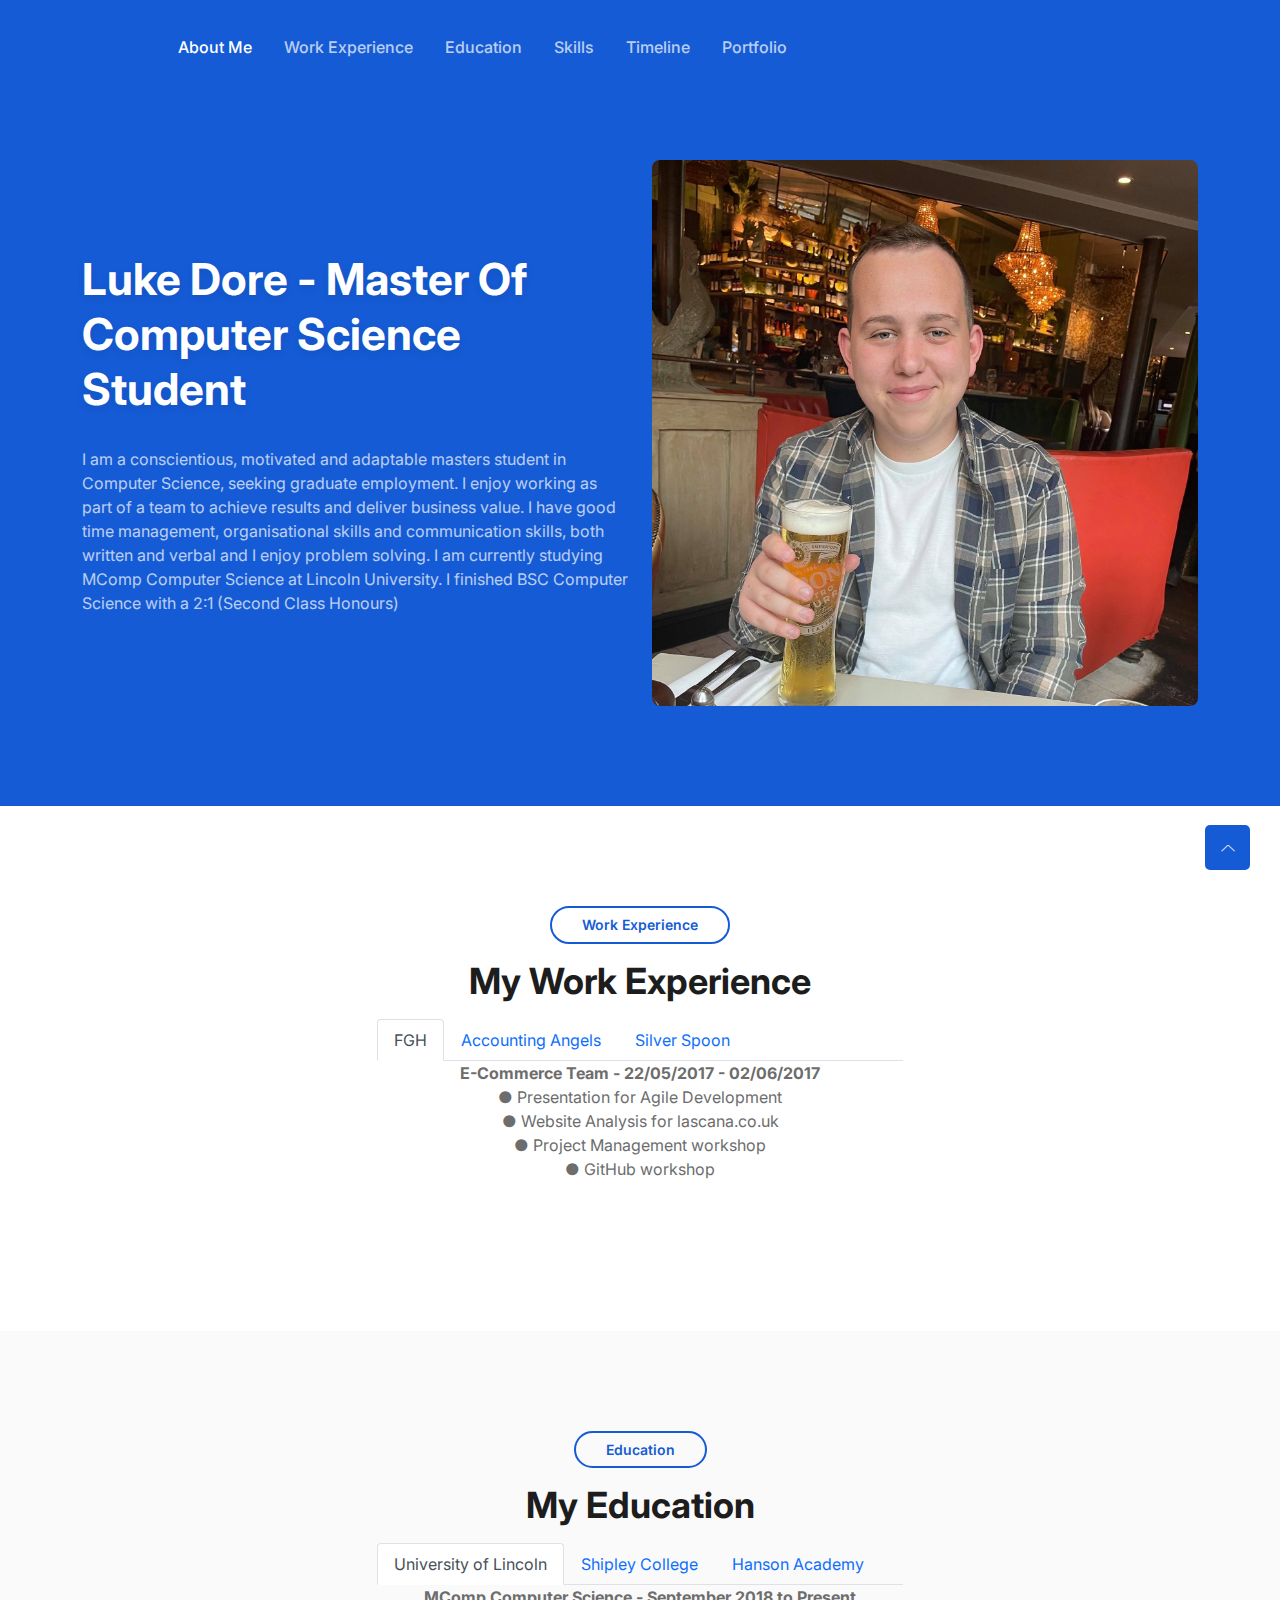
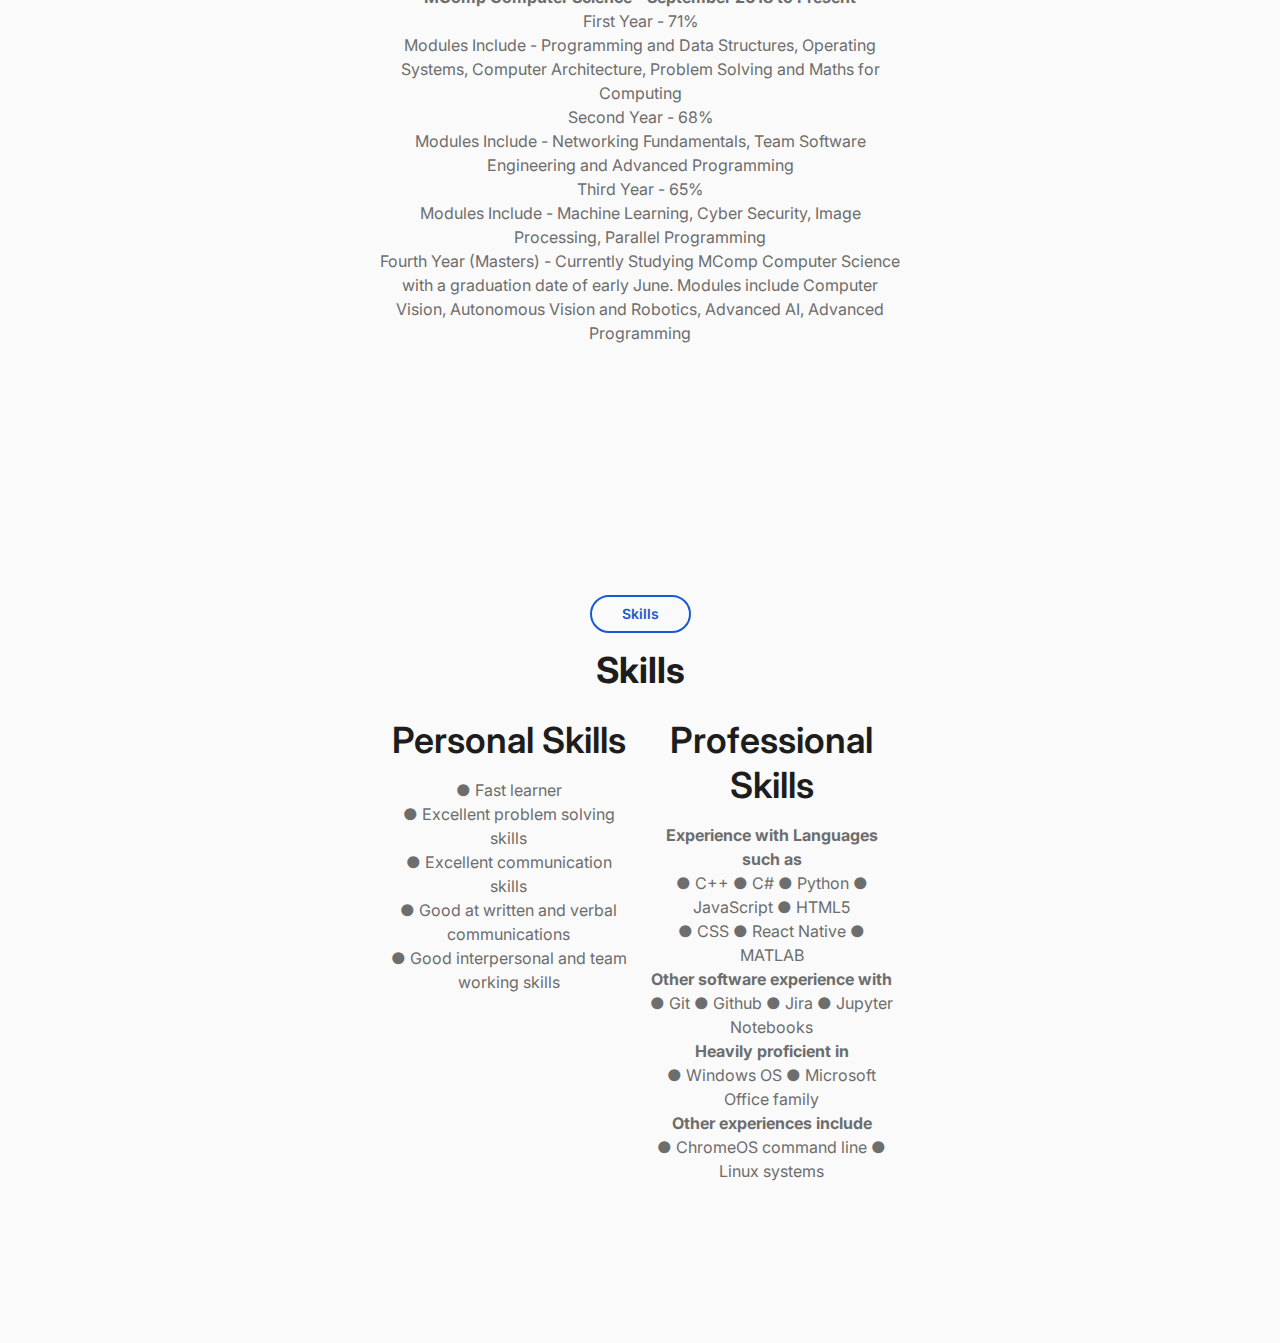
<file: index.html>
<!DOCTYPE html>
<html lang="en">

<head>
  <!--====== Required meta tags ======-->
  <meta charset="utf-8" />
  <meta http-equiv="x-ua-compatible" content="ie=edge" />
  <meta name="description" content="" />
  <meta name="viewport" content="width=device-width, initial-scale=1, shrink-to-fit=no" />

  <!--====== Title ======-->
  <title>Luke Dore - Website CV</title>

  <!--====== Bootstrap css ======-->
  <link rel="stylesheet" href="assets/css/bootstrap.min.css" />

  <!--====== Line Icons css ======-->
  <link rel="stylesheet" href="assets/css/lineicons.css" />

  <link rel="stylesheet" href="style.css" />
</head>

<body>

  <!--====== NAVBAR NINE PART START ======-->

  <section class="navbar-area navbar-nine">
    <div class="container">
      <div class="row">
        <div class="col-lg-12">
          <nav class="navbar navbar-expand-lg">
            <button class="navbar-toggler" type="button" data-bs-toggle="collapse" data-bs-target="#navbarNine"
              aria-controls="navbarNine" aria-expanded="false" aria-label="Toggle navigation">
              <span class="toggler-icon"></span>
              <span class="toggler-icon"></span>
              <span class="toggler-icon"></span>
            </button>

            <div class="collapse navbar-collapse sub-menu-bar" id="navbarNine">
              <ul class="navbar-nav me-auto">
                <li class="nav-item">
                  <a class="page-scroll active" href="#about-me">About Me</a>
                </li>
                <li class="nav-item">
                  <a class="page-scroll" href="#work-experience">Work experience</a>
                </li>

                <li class="nav-item">
                  <a class="page-scroll" href="#education">Education</a>
                </li>
                <li class="nav-item">
                  <a class="page-scroll" href="#skills">Skills</a>
                </li>

                <li class="nav-item">
                  <a href="timeline.html" target="_blank" rel="noopener noreferrer">Timeline</a>
                </li>

                <li class="nav-item">
                  <a href="https://github.com/luked177" target="_blank" rel="noopener noreferrer">Portfolio</a>
                </li>
              </ul>
            </div>
          </nav>
          <!-- navbar -->
        </div>
      </div>
      <!-- row -->
    </div>
    <!-- container -->
  </section>

  <!--====== NAVBAR NINE PART ENDS ======-->

  <!-- Start header Area -->
  <section id="about-me" class="about-me-area about-me-eight">
    <div class="container">
      <div class="row align-items-center">
        <div class="col-lg-6 col-md-12 col-12">
          <div class="about-me-content">
            <h1>Luke Dore - Master of Computer Science Student</h1>
            <p>
              I am a conscientious, motivated and adaptable masters student in
              Computer Science, seeking graduate employment. I enjoy working
              as part of a team to achieve results and deliver business value. I
              have good time management, organisational skills and
              communication skills, both written and verbal and I enjoy problem
              solving. I am currently studying MComp Computer Science at
              Lincoln University. I finished BSC Computer Science with a 2:1 (Second Class Honours)
            </p>
          </div>
        </div>
        <div class="col-lg-6 col-md-12 col-12">
          <div class="about-me-image">
            <img src="assets/images/profile.jpg" alt="#" />
          </div>
        </div>
      </div>
    </div>
  </section>
  <!-- End header Area -->

  <!-- ===== Work Experience start ===== -->
  <section id="work-experience" class="work-experience-area work-experience-eight">
    <!--======  Start Section Title Five ======-->
    <div class="section-title-five">
      <div class="container">
        <div class="row">
          <div class="col-12">
            <div class="content">
              <h6>Work Experience</h6>
              <h2 class="fw-bold">My Work Experience</h2>
              <div class="about-five-tab">
                <nav>
                  <div class="nav nav-tabs" id="nav-tab" role="tablist">
                    <button class="nav-link active" id="FGH" data-bs-toggle="tab" data-bs-target="#nav-FGH" type="button" role="tab" aria-controls="nav-FGH" aria-selected="true">FGH</button>
                    <button class="nav-link" id="Accounting-Angels" data-bs-toggle="tab" data-bs-target="#nav-accounting" type="button" role="tab" aria-controls="nav-accounting" aria-selected="false">Accounting Angels</button>
                    <button class="nav-link" id="Silver-Spoon" data-bs-toggle="tab" data-bs-target="#nav-silver" type="button" role="tab" aria-controls="nav-silver" aria-selected="false">Silver Spoon</button>
                  </div>
                </nav>
                <div class="tab-content" id="nav-tabContent">
                  <div class="tab-pane fade active show" id="nav-FGH" role="tabpanel" aria-labelledby="FGH">
                    <p style="font-weight: bold"> E-Commerce Team - 22/05/2017 - 02/06/2017 </p>
                    <p>
                    ● Presentation for Agile Development<br>
                    ● Website Analysis for lascana.co.uk<br>
                    ● Project Management workshop<br>
                    ● GitHub workshop
                  </p>
                  </div>
                  <div class="tab-pane fade" id="nav-accounting" role="tabpanel" aria-labelledby="Accounting-Angels">
                    <p style="font-weight: bold">Office Administrator - 06/2016 to 04/2020</p>
                      <p>● This role involved keying data into Sage 50 Accounts Software
                      and using MS Excel to calculate net spend, tax due etc. All done
                      using formulas.<br>
                      ● I also would answer the telephone, take any messages left for the
                      accountant and regularly schedule appointments for client visits.<br>
                      ● I would also file anything necessary to improve the efficiency of
                      processes completed in the office and to ensure data and files
                      were easily accessible.<br>
                      ● Whilst doing this I would also sort receipts and invoices into date
                      order and nominal code, for input on to the various systems</p>
                  </div>
                  <div class="tab-pane fade" id="nav-silver" role="tabpanel" aria-labelledby="Silver-Spoon">
                    <p style="font-weight: bold;">Agency Factory Operative - May 2021 to Present</p>
                    <p>
                      ● Operating Machinery
                      ● Packing pallets
                      ● Ensure product meets food safety standards
                      ● Operate end of line work to ensure product meets high expectations of quality before being boxed.
                    </p>
                  </div>
                </div>
              </div>
            </div>
          </div>
        </div>
        <!-- row -->
      </div>
      <!-- container -->
    </div>
    <!--======  End Section Title Five ======-->
  </section>
  <!-- ===== service-area end ===== -->


  <!-- Start education  Area -->
  <section id="education" class="education-area education-fourteen">
    <!--======  Start Section Title Five ======-->
    <div class="section-title-five">
      <div class="container">
        <div class="row">
          <div class="col-12">
            <div class="content">
              <h6>Education</h6>
              <h2 class="fw-bold">My Education</h2>
              <div class="about-five-tab">
                <nav>
                  <div class="nav nav-tabs" id="nav-tab" role="tablist">
                    <button class="nav-link active" id="university" data-bs-toggle="tab" data-bs-target="#nav-university" type="button" role="tab" aria-controls="nav-university" aria-selected="true">University of Lincoln</button>
                    <button class="nav-link" id="college" data-bs-toggle="tab" data-bs-target="#nav-college" type="button" role="tab" aria-controls="nav-college" aria-selected="false">Shipley College</button>
                    <button class="nav-link" id="school" data-bs-toggle="tab" data-bs-target="#nav-school" type="button" role="tab" aria-controls="nav-school" aria-selected="false">Hanson Academy</button>
                  </div>
                </nav>
                <div class="tab-content" id="nav-tabContent">
                  <div class="tab-pane fade active show" id="nav-university" role="tabpanel" aria-labelledby="university">
                    <p style="font-weight: bold"> MComp Computer Science - September 2018 to Present </p>
                    <p>First Year - 71%<br>
                      Modules Include - Programming and Data Structures, Operating
                      Systems, Computer Architecture, Problem Solving and Maths for
                      Computing
                      </p>
                      <p>
                      Second Year - 68%<br>
                      Modules Include - Networking Fundamentals, Team Software
                      Engineering and Advanced Programming
                      </p>
                      <p>
                      Third Year - 65%<br>
                      Modules Include - Machine Learning, Cyber Security, Image
                      Processing, Parallel Programming
                      </p>
                      <p>
                      Fourth Year (Masters) - Currently Studying MComp Computer
                      Science with a graduation date of early June.
                      Modules include Computer Vision, Autonomous Vision and
                      Robotics, Advanced AI, Advanced Programming<br>
                      </p>
                  </div>
                  <div class="tab-pane fade" id="nav-college" role="tabpanel" aria-labelledby="college">
                    <p style="font-weight: bold">BTEC Level 3 Software Development - September 2016 to July 2018</p>
                    <p>Level 3 Extended Diploma Software Development [D*, D*,D*]<br> Core Maths [C]</p>
                  </div>
                  <div class="tab-pane fade" id="nav-school" role="tabpanel" aria-labelledby="school">
                    <p style="font-weight: bold;">GCSE - September 2011 to July 2016</p>
                    Core Science [B]<br> Additional Science [B]<br> History [B]<br> Maths [C]<br>
              English Language [C]<br> ICT [C]<br> Further Additional Science [C]<br> English Literature [D]<br>Religious Studies [D]</p>
              <p>Level 2 ECDL Certificate in IT Application Skills - Distinction BCS</p>
                  </div>
                </div>
              </div>
              
              
              
              
            </div>
          </div>
        </div>
        <!-- row -->
      </div>
      <!-- container -->
    </div>
    <!--======  End Section Title Five ======-->
  </section>
  <!--/ End education  Area -->

    <!-- Start skills -->
    <section id="skills" class="skills-area skills-fourteen">
      <!--======  Start Section Title Five ======-->
      <div class="section-title-five">
        <div class="container">
          <div class="row">
            <div class="col-12">
              <div class="content">
                <h6>Skills</h6>
                <h2 class="fw-bold">Skills</h2>
                <div class="about-five-tab">
                  <div class="column">
                    <h2>Personal Skills</h2>
                    <p>● Fast learner<br>
                      ● Excellent problem solving skills<br>
                      ● Excellent communication skills<br>
                      ● Good at written and verbal communications<br>
                      ● Good interpersonal and team working skills<br><br></p>
                  </div>
                  <div class="column">
                    <h2>Professional Skills</h2>
                    <p style="font-weight: bold;">
                      Experience with Languages such as
                    </p>
                      <p>
                      ● C++
                      ● C#
                      ● Python
                      ● JavaScript
                      ● HTML5<br>
                      ● CSS
                      ● React Native
                      ● MATLAB</p>
                      <p style="font-weight: bold;">Other software experience with</p>
                      <p>
                      ● Git
                      ● Github
                      ● Jira
                      ● Jupyter Notebooks</p>
                      <p style="font-weight: bold;">Heavily proficient in</p>
                      <p>
                      ● Windows OS
                      ● Microsoft Office family
                      </p>
                      <p style="font-weight: bold;">Other experiences include</p>
                      <p>
                      ● ChromeOS command line
                      ● Linux systems
                      </p>
                  </div>
                </div>
                
                
                
                
              </div>
            </div>
          </div>
          <!-- row -->
        </div>
        <!-- container -->
      </div>
      <!--======  End Section Title Five ======-->
    </section>
    <!--/ End education  Area -->

  <a href="#" class="scroll-top btn-hover">
    <i class="lni lni-chevron-up"></i>
  </a>

  <!--====== js ======-->
  <script src="assets/js/bootstrap.bundle.min.js"></script>
  <script src="assets/js/main.js"></script>

  <script>

    //===== close navbar-collapse when a  clicked
    let navbarTogglerNine = document.querySelector(
      ".navbar-nine .navbar-toggler"
    );
    navbarTogglerNine.addEventListener("click", function () {
      navbarTogglerNine.classList.toggle("active");
    });

    // ==== left sidebar toggle
    let sidebarLeft = document.querySelector(".sidebar-left");
    let overlayLeft = document.querySelector(".overlay-left");
    let sidebarClose = document.querySelector(".sidebar-close .close");

    overlayLeft.addEventListener("click", function () {
      sidebarLeft.classList.toggle("open");
      overlayLeft.classList.toggle("open");
    });
    sidebarClose.addEventListener("click", function () {
      sidebarLeft.classList.remove("open");
      overlayLeft.classList.remove("open");
    });

    // ===== navbar nine sideMenu
    let sideMenuLeftNine = document.querySelector(".navbar-nine .menu-bar");

    sideMenuLeftNine.addEventListener("click", function () {
      sidebarLeft.classList.add("open");
      overlayLeft.classList.add("open");
    });
  </script>
</body>

</html>
</file>
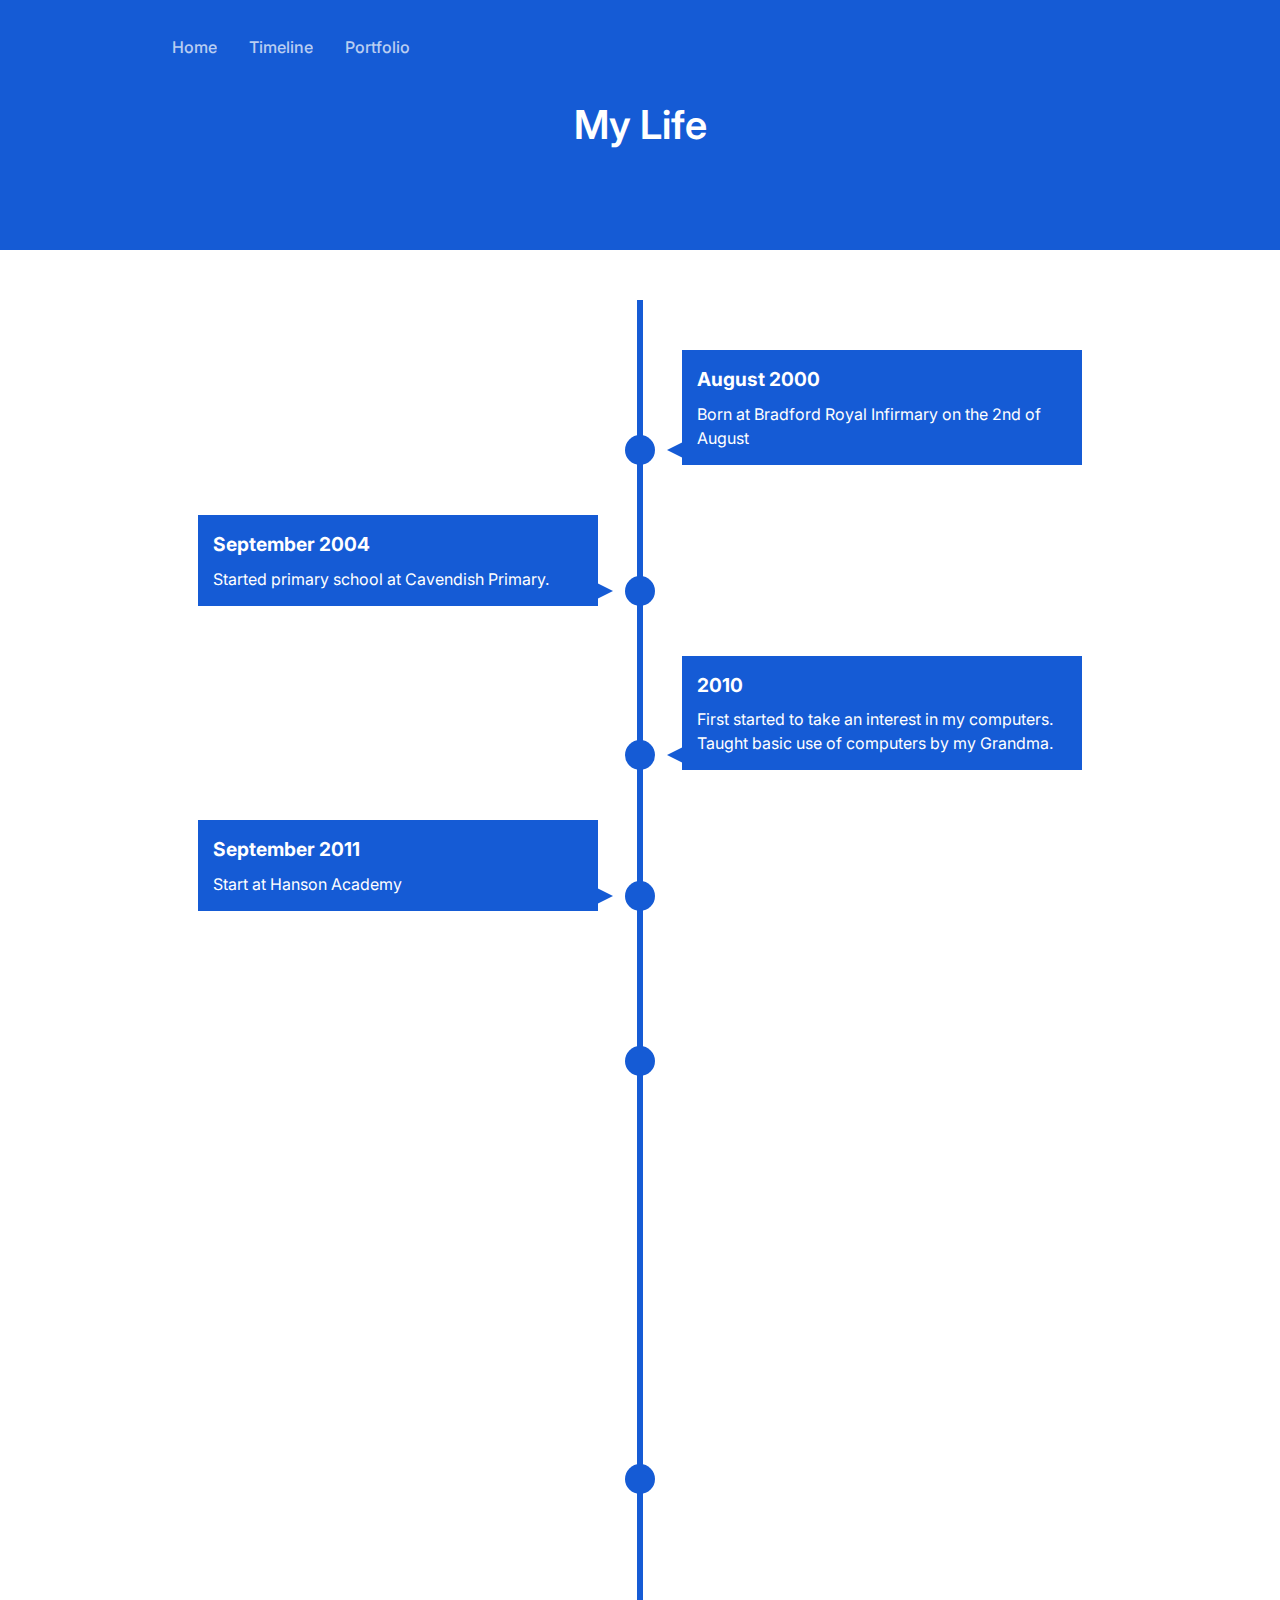
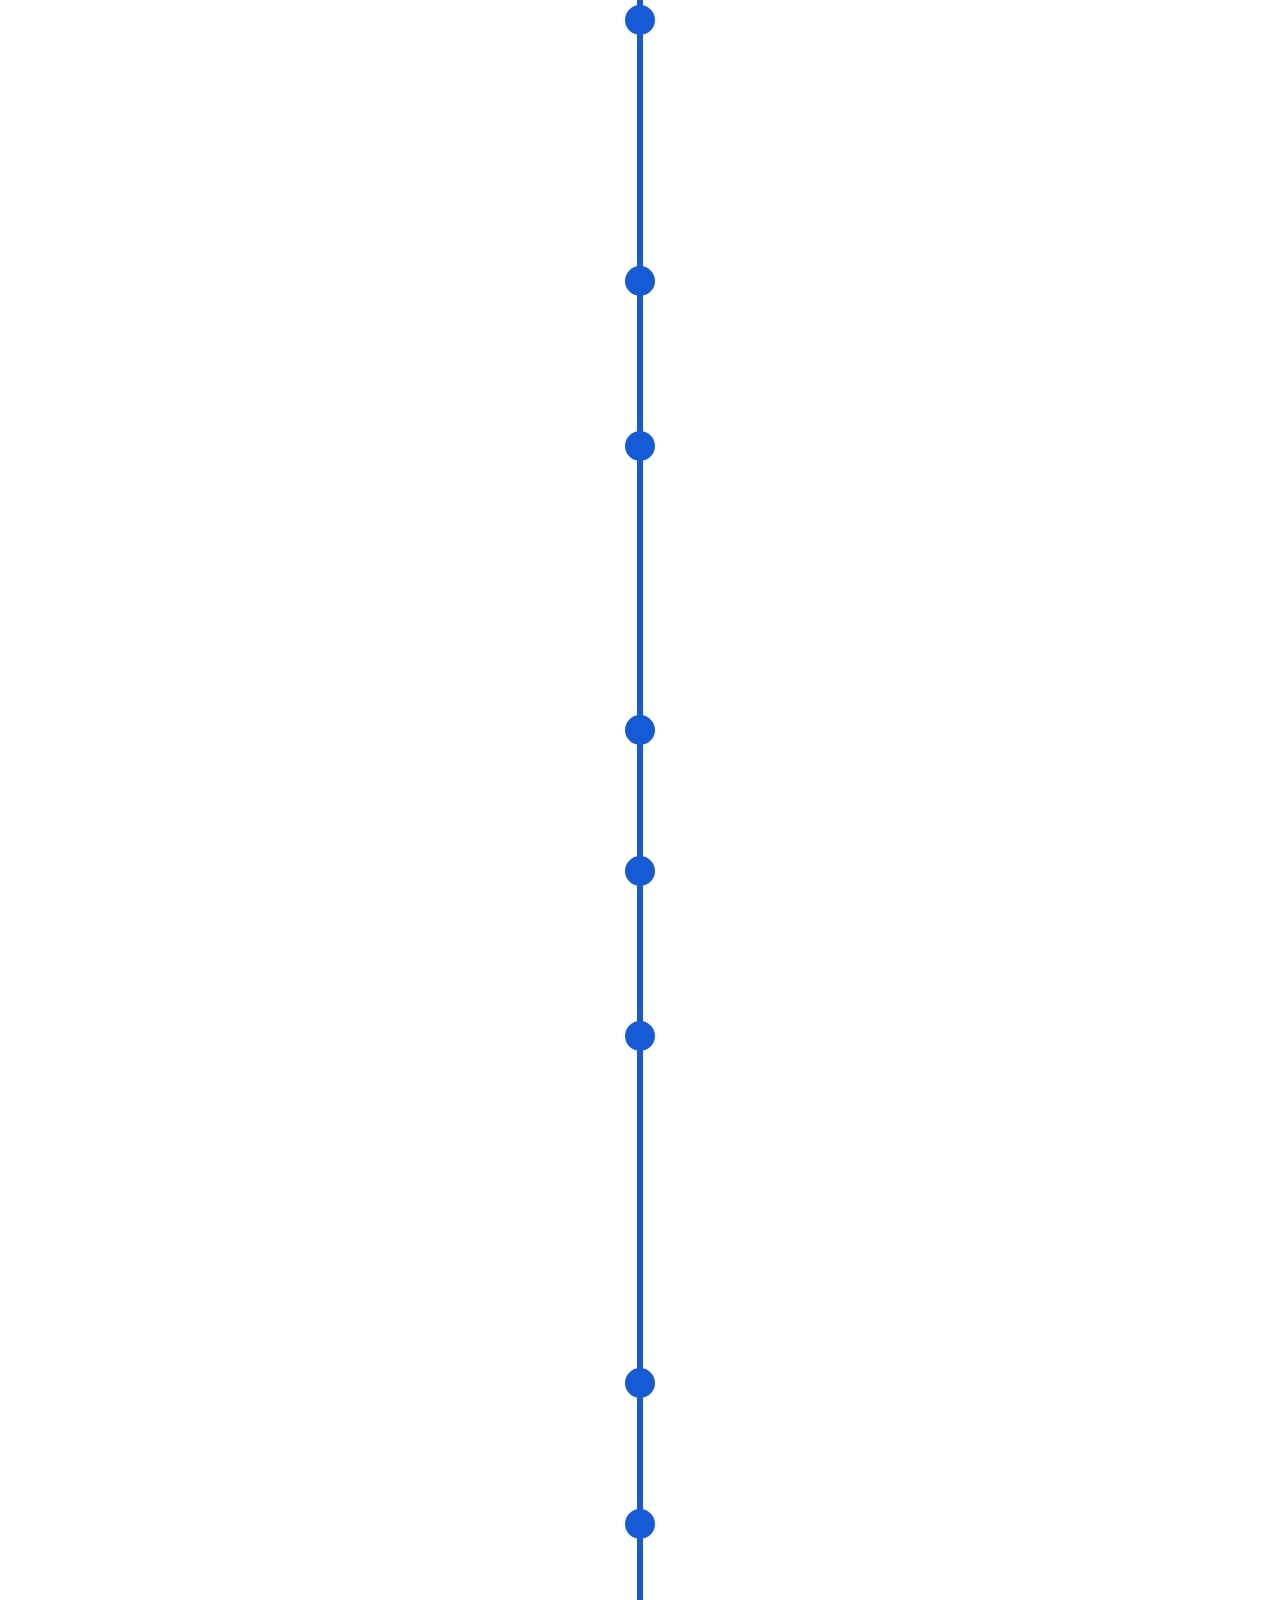
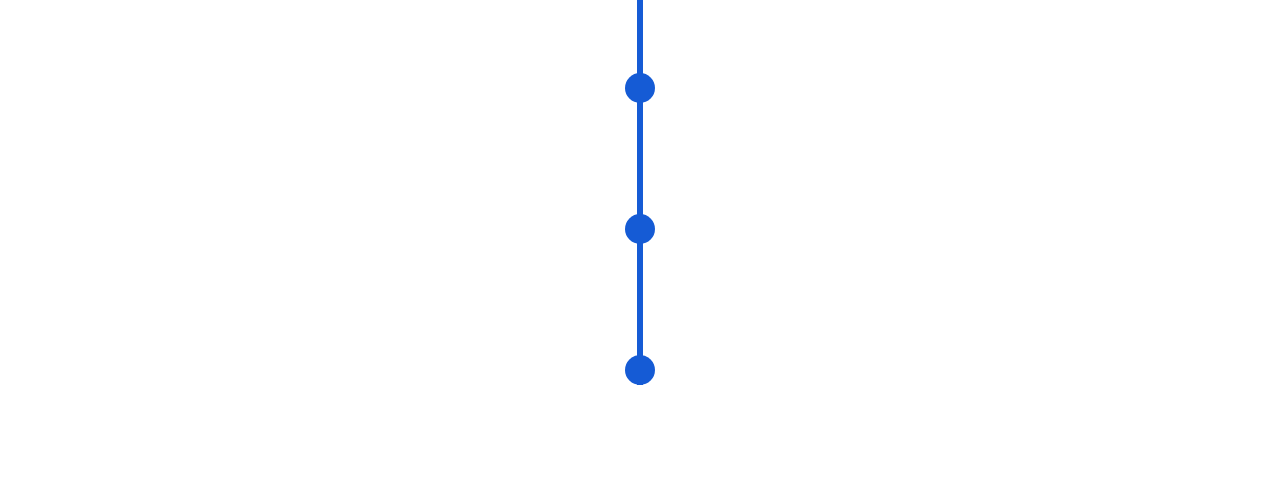
<file: timeline.html>
<body>
 <!--====== NAVBAR NINE PART START ======-->

 <section class="navbar-area navbar-nine">
    <div class="container">
      <div class="row">
        <div class="col-lg-12">
          <nav class="navbar navbar-expand-lg">
            <button class="navbar-toggler" type="button" data-bs-toggle="collapse" data-bs-target="#navbarNine"
              aria-controls="navbarNine" aria-expanded="false" aria-label="Toggle navigation">
              <span class="toggler-icon"></span>
              <span class="toggler-icon"></span>
              <span class="toggler-icon"></span>
            </button>

            <div class="collapse navbar-collapse sub-menu-bar" id="navbarNine">
              <ul class="navbar-nav me-auto">
                <li class="nav-item">
                    <a href="index.html" target="_blank" rel="noopener noreferrer">Home</a>
                  </li>

                <li class="nav-item">
                  <a href="timeline.html" target="_blank" rel="noopener noreferrer">Timeline</a>
                </li>

                <li class="nav-item">
                  <a href="https://github.com/luked177" target="_blank" rel="noopener noreferrer">Portfolio</a>
                </li>
              </ul>
            </div>
          </nav>
          <!-- navbar -->
        </div>
      </div>
      <!-- row -->
    </div>
    <!-- container -->
  </section>

  <!--====== NAVBAR NINE PART ENDS ======-->
</body>
<section class="intro">
  <div class="container">
    <h1>My Life</h1>
  </div>
</section>

<section class="timeline">
  <ul>
    <li>
      <div>
        <time>August 2000</time><p> Born at Bradford Royal Infirmary on the 2nd of August</p>
      </div>
    </li>
    <li>
      <div>
        <time>September 2004</time> <p>Started primary school at Cavendish Primary.</p>
      </div>
    </li>
    <li>
      <div>
        <time>2010</time> <p>First started to take an interest in my computers. Taught basic use of computers by my Grandma.</p>
      </div>
    </li>
    <li>
      <div>
        <time>September 2011</time> <p>Start at Hanson Academy</p>
      </div>
    </li>
    <li>
      <div>
        <time>2013</time> <p>Selected ICT as a GCSE due to my curiosity of how they work.</p>
      </div>
    </li>
    <li>
      <div>
        <time>2013</time> <p>Bradford City in the League Cup Final </p> <img src="assets/images/cityWembley.jpg" alt="#" />
      </div>
    </li>
    <li>
      <div>
        <time>May 2016</time> <p>Leave school having achieved 7 GCSEs.</p>
      </div>
    </li>
    <li>
      <div>
        <time>2016</time> <p>Start to work part time for my Grandma’s accountancy firm as an office administrator. Meanwhile considering career paths I can go down. Learned a lot of the hardware side of IT at school, however software peaks my interest a lot more.</p>
      </div>
    </li>
    <li>
      <div>
        <time>September 2016</time> <p>Start Level 3 Software Development at Shipley College, alongside Core Maths.</p>
      </div>
    </li>
    <li>
      <div>
        <time>December 2017</time> <p>Work with my classmates to develop Dataface, a facial recognition system within a doorbell to assist people with dementia. Lead the software team and took them to the Premier Farnell Challenge Finals, where we won the people's choice award, and came second on the judges vote.</p>
      </div>
    </li>
    <li>
      <div>
        <time>June 2018</time> <p>Finish Shipley College achieving D*D*D*.</p>
      </div>
    </li>
    <li>
      <div>
        <time>September 2018</time> <p>Move 80 miles south to start studying Computer Science at the University of Lincoln.</p>
      </div>
    </li>
    <li>
      <div>
        <time>September 2018</time> <p>Make some of the best friends I have at university</p> <img src="assets/images/mates.jpg" alt="#" />
      </div>
    </li>
    <li>
      <div>
        <time>May 2019</time> <p>Finish first year with 71%</p>
      </div>
    </li>
    <li>
      <div>
        <time>May 2021</time> <p>Submit my Dissertation on Covid Detection using Lung CT scans</p>
      </div>
    </li>
    <li>
      <div>
        <time>May 2021</time> <p>Finish my bachelors with a second class honours</p>
      </div>
    </li>
    <li>
      <div>
        <time>September 2021</time> <p>Start my Masters year at University</p>
      </div>
    </li>
  </ul>
</section>

 <!--====== js ======-->
 <script src="assets/js/timeline.js"></script>
 <script src="assets/js/main.js"></script>
 <link rel="stylesheet" href="assets/css/bootstrap.min.css" />

 <link rel="stylesheet" href="timeline.css" />
 <link rel="stylesheet" href="style.css" />
</file>
<file: style.css>
@import url("https://fonts.googleapis.com/css2?family=Inter:wght@200;300;400;500;600;700;800;900&display=swap");
/*===========================
  COMMON css 
===========================*/
:root {
  --font-family: "Inter", sans-serif;
  --primary: #155bd5;
  --primary-dark: #1c3ab6;
  --black: #1d1d1d;
  --dark-2: #4d4d4d;
  --dark-3: #6d6d6d;
  --gray-4: #e0e0e0;
  --light-1: #efefef;
  --light-3: #fafafa;
  --white: #ffffff;
}

body {
  font-family: var(--font-family);
  color: var(--black);
  font-size: 16px;
}
@media (max-width: 991px) {
  body {
    font-size: 14px;
  }
}

img {
  max-width: 100%;
}

a {
  display: inline-block;
}

a,
button,
a:hover,
a:focus,
input:focus,
textarea:focus,
button:focus {
  text-decoration: none;
  outline: none;
}

ul,
ol {
  margin: 0px;
  padding: 0px;
  list-style-type: none;
}

h1,
h2,
h3,
h4,
h5,
h6 {
  font-weight: 600;
  color: var(--black);
  margin: 0px;
}

h1,
.h1 {
  font-size: 2.75em;
  line-height: 1.25;
}

h2,
.h2 {
  font-size: 2.25em;
  line-height: 1.25;
}

h6,
.h6 {
  font-size: 0.875em;
  line-height: 1.25;
}

p {
  font-size: 1em;
  font-weight: 400;
  line-height: 1.5;
  color: var(--dark-3);
  margin: 0px;
}

@media (max-width: 767px) {
  .container {
    padding-left: 20px;
    padding-right: 20px;
  }
}


/* One Click Scroll Top Button*/
.scroll-top {
  width: 45px;
  height: 45px;
  line-height: 45px;
  background: var(--primary);
  display: -webkit-box;
  display: -ms-flexbox;
  display: flex;
  -webkit-box-pack: center;
      -ms-flex-pack: center;
          justify-content: center;
  -webkit-box-align: center;
      -ms-flex-align: center;
          align-items: center;
  font-size: 14px;
  color: #fff !important;
  border-radius: 0;
  position: fixed;
  bottom: 30px;
  right: 30px;
  z-index: 9;
  cursor: pointer;
  -webkit-transition: all .3s ease-out 0s;
  transition: all .3s ease-out 0s;
  border-radius: 5px;
}

.scroll-top:hover {
  -webkit-box-shadow: 0 1rem 3rem rgba(26, 74, 186, 0.15) !important;
  box-shadow: 0 1rem 3rem rgba(35, 75, 169, 0.15) !important;
  -webkit-transform: translate3d(0, -5px, 0);
  transform: translate3d(0, -5px, 0);
  background-color: var(--white);
  color: var(--primary) !important;
}

/*===========================
  Section Title Five CSS
===========================*/
.section-title-five {
  text-align: center;
  max-width: 550px;
  margin: auto;
  margin-bottom: 50px;
  position: relative;
  z-index: 5;
}
@media only screen and (min-width: 768px) and (max-width: 991px) {
  .section-title-five {
    margin-bottom: 45px;
  }
}
@media (max-width: 767px) {
  .section-title-five {
    margin-bottom: 35px;
  }
}
.section-title-five h6 {
  font-weight: 600;
  display: inline-block;
  margin-bottom: 15px;
  color: var(--primary);
  border: 2px solid var(--primary);
  border-radius: 30px;
  padding: 8px 30px;
}
.section-title-five h2 {
  margin-bottom: 15px;
}
@media only screen and (min-width: 768px) and (max-width: 991px) {
  .section-title-five h2 {
    font-size: 2rem;
    line-height: 2.8rem;
  }
}
@media (max-width: 767px) {
  .section-title-five h2 {
    font-size: 1.5rem;
    line-height: 1.9rem;
  }
}
.section-title-five p {
  color: var(--dark-3);
}

.made-in-ayroui{
  position: fixed;
  left: 5px;
  bottom: 5px;
  z-index: 999;
  -webkit-transition: all 0.4s ease;
  -moz-transition: all 0.4s ease;
  transition: all 0.4s ease;
}
.made-in-ayroui:hover{
  transform: translateY(-5px);
}

/*===== NAVBAR NINE =====*/
.navbar-area.navbar-nine {
  background: var(--primary);
  padding: 10px 0;
  position: absolute;
  left: 0;
  top: 0;
  width: 100%;
  z-index: 9;
}
.sticky {
  position: fixed !important;
  z-index:99 !important;
  -webkit-transition: all 0.3s ease-out 0s;
  transition: all 0.3s ease-out 0s;
  top: 0;
  width: 100%;
}
.navbar-area.navbar-nine .navbar-brand {
  margin: 0;
}
.navbar-area.navbar-nine .navbar {
  position: relative;
  padding: 0;
}

@media only screen and (min-width: 768px) and (max-width: 991px), (max-width: 767px) {
  .navbar-area.navbar-nine {
    padding: 10px 0;
  }
}
@media only screen and (min-width: 768px) and (max-width: 991px), (max-width: 767px) {
  .navbar-area.navbar-nine .navbar .navbar-collapse {
    position: absolute;
    top: 116%;
    left: 0;
    width: 100%;
    background-color: var(--primary);
    z-index: 8;
    padding: 10px 16px;
  }
}
@media only screen and (min-width: 1200px) and (max-width: 1399px), only screen and (min-width: 1400px) {
  .navbar-area.navbar-nine .navbar .navbar-nav {
    margin-left: 80px;
  }
}
@media only screen and (min-width: 768px) and (max-width: 991px), (max-width: 767px) {
  .navbar-area.navbar-nine .navbar .navbar-nav {
    margin-right: 0;
  }
}

.navbar-area.navbar-nine .navbar .navbar-nav .nav-item a {
  display: flex;
  align-items: center;
  padding: 11px 16px;
  color: var(--white);
  text-transform: capitalize;
  position: relative;
  border-radius: 5px;
  font-weight: 500;
  -webkit-transition: all 0.3s ease-out 0s;
  -moz-transition: all 0.3s ease-out 0s;
  -ms-transition: all 0.3s ease-out 0s;
  -o-transition: all 0.3s ease-out 0s;
  transition: all 0.3s ease-out 0s;
  margin: 14px 0;
  opacity: 0.7;
}
.navbar-area.navbar-nine .navbar .navbar-nav .nav-item a:hover {
  opacity: 1;
}
@media only screen and (min-width: 768px) and (max-width: 991px), (max-width: 767px) {
  .navbar-area.navbar-nine .navbar .navbar-nav .nav-item a {
    padding: 10px 0;
    display: block;
    border: 0;
    margin: 0;
  }
}
.navbar-area.navbar-nine .navbar .navbar-nav .nav-item a.active {
  opacity: 1;
}

@media only screen and (min-width: 768px) and (max-width: 991px), (max-width: 767px) {
  .navbar-area.navbar-nine .navbar .navbar-nav .nav-item a i {
    position: relative;
    top: -5px;
  }
}

@media only screen and (min-width: 768px) and (max-width: 991px), (max-width: 767px) {
  .navbar-area.navbar-nine .navbar .navbar-nav .nav-item .sub-menu {
    position: relative !important;
    width: 100% !important;
    left: 0 !important;
    top: auto !important;
    opacity: 1 !important;
    visibility: visible !important;
    right: auto;
    -webkit-transform: translateX(0%);
    -moz-transform: translateX(0%);
    -ms-transform: translateX(0%);
    -o-transform: translateX(0%);
    transform: translateX(0%);
    -webkit-transition: all none ease-out 0s;
    -moz-transition: all none ease-out 0s;
    -ms-transition: all none ease-out 0s;
    -o-transition: all none ease-out 0s;
    transition: all none ease-out 0s;
    box-shadow: none;
    text-align: left;
    border-top: 0;
    height: 0;
  }
}
@media only screen and (min-width: 768px) and (max-width: 991px), (max-width: 767px) {
  .navbar-area.navbar-nine .navbar .navbar-nav .nav-item .sub-menu.collapse:not(.show) {
    height: 0;
    display: none;
  }
}
@media only screen and (min-width: 768px) and (max-width: 991px), (max-width: 767px) {
  .navbar-area.navbar-nine .navbar .navbar-nav .nav-item .sub-menu.show {
    height: auto;
  }
}

@media only screen and (min-width: 768px) and (max-width: 991px), (max-width: 767px) {
  .navbar-area.navbar-nine .navbar .navbar-nav .nav-item .sub-menu li a i {
    display: none;
  }
}
@media only screen and (min-width: 1200px) and (max-width: 1399px), only screen and (min-width: 1400px) {
  .navbar-area.navbar-nine .navbar .navbar-nav .nav-item .sub-menu li .sub-menu {
    margin-left: 10px;
  }
}
@media only screen and (min-width: 768px) and (max-width: 991px) {
  .navbar-area.navbar-nine .navbar .navbar-nav .nav-item .sub-menu li .sub-menu {
    padding-left: 30px;
  }
}
@media (max-width: 767px) {
  .navbar-area.navbar-nine .navbar .navbar-nav .nav-item .sub-menu li .sub-menu {
    padding-left: 30px;
  }
}
@media only screen and (min-width: 768px) and (max-width: 991px), (max-width: 767px) {
  .navbar-area.navbar-nine .navbar .navbar-nav .nav-item .sub-menu li .sub-menu.show {
    visibility: visible;
    height: auto;
    position: relative;
  }
}
.navbar-area.navbar-nine .navbar .navbar-nav .nav-item .sub-menu li:hover .sub-menu {
  opacity: 1;
  visibility: visible;
}
.navbar-area.navbar-nine .navbar .navbar-nav .nav-item .sub-menu li:hover .sub-nav-toggler {
  color: var(--white);
}
@media only screen and (min-width: 768px) and (max-width: 991px), (max-width: 767px) {
  .navbar-area.navbar-nine .navbar .navbar-nav .nav-item .sub-menu li:hover .sub-nav-toggler {
    color: var(--primary);
  }
}

@media only screen and (min-width: 768px) and (max-width: 991px), (max-width: 767px) {
  .navbar-area.navbar-nine .navbar .navbar-nav .nav-item .sub-menu li:hover > a {
    color: var(--primary);
  }
}
.navbar-area.navbar-nine .navbar .navbar-nav .nav-item .sub-menu li:hover > a::after {
  opacity: 1;
}
.navbar-area.navbar-nine .navbar .navbar-nav .nav-item .sub-menu li:hover > a::before {
  opacity: 1;
}
.navbar-area.navbar-nine .navbar .navbar-nav .nav-item:hover .sub-menu {
  opacity: 1;
  visibility: visible;
  top: 115%;
}
@media only screen and (min-width: 768px) and (max-width: 991px), (max-width: 767px) {
  .navbar-area.navbar-nine .navbar .navbar-nav .nav-item .sub-nav-toggler {
    display: inline-block;
    position: absolute;
    top: 0;
    right: 0;
    padding: 10px 14px;
    font-size: 16px;
    background: none;
    border: 0;
    color: var(--white);
  }
}
@media only screen and (min-width: 768px) and (max-width: 991px) {
  .navbar-area.navbar-nine .navbar .navbar-btn {
    position: absolute;
    right: 70px;
    top: 7px;
  }
}
@media (max-width: 767px) {
  .navbar-area.navbar-nine .navbar .navbar-btn {
    position: absolute;
    right: 60px;
    top: 7px;
  }
}

/*===== SIDEBAR ONE =====*/
.sidebar-left {
  position: fixed;
  top: 0;
  right: 0;
  background-color: var(--white);
  height: 100%;
  width: 350px;
  padding-top: 80px;
  z-index: 999;
  -webkit-transform: translateX(100%);
  -moz-transform: translateX(100%);
  -ms-transform: translateX(100%);
  -o-transform: translateX(100%);
  transform: translateX(100%);
  transition: all 0.4s ease-in-out;
  text-align: left;
}
@media (max-width: 767px) {
  .sidebar-left {
    width: 250px;
  }
}
.sidebar-left .sidebar-content .sidebar-menu ul {
  margin-top: 15px;
}
.sidebar-left .sidebar-content .sidebar-menu ul li a {
  font-size: 16px;
  line-height: 24px;
  font-weight: 500;
  padding: 8px 0;
  color: var(--dark-3);
  text-transform: capitalize;
  position: relative;
  border-radius: 5px;
  -webkit-transition: all 0.3s ease-out 0s;
  -moz-transition: all 0.3s ease-out 0s;
  -ms-transition: all 0.3s ease-out 0s;
  -o-transition: all 0.3s ease-out 0s;
  transition: all 0.3s ease-out 0s;
  display: block;
}
.sidebar-left .sidebar-content .sidebar-menu ul li a:hover {
  color: var(--primary);
  padding-left: 5px;
}
/*======================================
    header Area CSS
========================================*/
.about-me-eight {
  position: relative;
  padding:160px 0 100px 0;
  background: var(--primary);
}
@media only screen and (min-width: 768px) and (max-width: 991px) {
  .about-me-eight {
    padding: 130px 0 80px 0;
  }
}
@media (max-width: 767px) {
  .about-me-eight {
    padding: 100px 0 60px 0;
  }
}
.about-me-eight .about-me-image img {
  width: 100%;
  border-radius: 8px;
}
@media only screen and (min-width: 768px) and (max-width: 991px), (max-width: 767px) {
  .about-me-eight .about-me-image {
    margin-top: 40px;
  }
}
.about-me-eight .about-me-content {
  border-radius: 0;
  position: relative;
  z-index: 1;
  text-align: left;
}
.about-me-eight .about-me-content h1 {
  font-weight: 700;
  color: var(--white);
  text-shadow: 0px 3px 8px #00000017;
  text-transform: capitalize;
}
@media only screen and (min-width: 768px) and (max-width: 991px) {
  .about-me-eight .about-me-content h1  {
    font-size: 35px;
    line-height: 45px;
  }
}
@media (max-width: 767px) {
  .about-me-eight .about-me-content h1  {
    font-size: 30px;
    line-height: 42px;
  }
}
.about-me-eight .about-me-content h1 span {
  display: block;
}
.about-me-eight .about-me-content p {
  margin-top: 30px;
  color: var(--white);
  opacity: 0.7;
}

/*===========================
  work-experience css 
===========================*/
.work-experience-eight {
  padding: 100px 0;
}
@media only screen and (min-width: 768px) and (max-width: 991px) {
  .work-experience-eight {
    padding: 80px 0 50px 0;
  }
}
@media (max-width: 767px) {
  .work-experience-eight {
    padding: 60px 0 30px 0;
  }
}

/*===== education THIRTEEN =====*/
.education-fourteen {
  padding: 100px 0;
  background-color: var(--light-3);
}
@media only screen and (min-width: 768px) and (max-width: 991px) {
  .education-fourteen {
    padding: 80px;
  }
}
@media (max-width: 767px) {
  .education-fourteen {
    padding: 60px 0;
  }
}
/*===== Skills  =====*/
.skills-fourteen {
  padding: 100px 0;
  background-color: var(--light-3);
}
@media only screen and (min-width: 768px) and (max-width: 991px) {
  .skills-fourteen {
    padding: 80px;
  }
}
@media (max-width: 767px) {
  .skills-fourteen {
    padding: 60px 0;
  }
}
/* Create two equal columns that floats next to each other */
.skills-fourteen .column {
  float: left;
  width: 50%;
  padding: 10px;
  
}

.skills-fourteen .column p{
  text-align: center;
}

.skills-fourteen .column h2{
  text-align: center;
}

/* Clear floats after the columns */
.skills-fourteen .row:after {
  content: "";
  display: table;
  clear: both;
}

/* Responsive layout - makes the two columns stack on top of each other instead of next to each other */
@media screen and (max-width: 600px) {
  .skills-fourteen .column {
    width: 100%;
  }
}
</file>
<file: timeline.css>
*,
*::before,
*::after {
  margin: 0;
  padding: 0;
  box-sizing: border-box;
}

body {
  font: normal 16px/1.5 "Helvetica Neue", sans-serif;
  background: white;
  color: #fff;
  overflow-x: hidden;
  padding-bottom: 50px;
}


/* INTRO SECTION
–––––––––––––––––––––––––––––––––––––––––––––––––– */

.intro {
  background: #155bd5;
  padding: 100px 0;
}

.container {
  width: 90%;
  max-width: 1200px;
  margin: 0 auto;
  text-align: center;
}

.intro h1 {
  font-size: 2.5rem;
  color: #fff;
}


/* TIMELINE
–––––––––––––––––––––––––––––––––––––––––––––––––– */

.timeline ul {
  background: white;
  padding: 50px 0;
}

.timeline ul li {
  list-style-type: none;
  position: relative;
  width: 6px;
  margin: 0 auto;
  padding-top: 50px;
  background: #155bd5;
}

.timeline ul li::after {
  content: "";
  position: absolute;
  left: 50%;
  bottom: 0;
  transform: translateX(-50%);
  width: 30px;
  height: 30px;
  border-radius: 50%;
  background: inherit;
  z-index: 1;
}

.timeline ul li div {
  position: relative;
  bottom: 0;
  width: 400px;
  padding: 15px;
  background: #155bd5;
}

.timeline ul li div::before {
  content: "";
  position: absolute;
  bottom: 7px;
  width: 0;
  height: 0;
  border-style: solid;
}

.timeline ul li:nth-child(odd) div {
  left: 45px;
}

.timeline ul li:nth-child(odd) div::before {
  left: -15px;
  border-width: 8px 16px 8px 0;
  border-color: transparent #155bd5 transparent transparent;
}

.timeline ul li:nth-child(even) div {
  left: -439px;
}

.timeline ul li:nth-child(even) div::before {
  right: -15px;
  border-width: 8px 0 8px 16px;
  border-color: transparent transparent transparent #155bd5;
}

time {
  display: block;
  font-size: 1.2rem;
  font-weight: bold;
  margin-bottom: 8px;
}


/* EFFECTS
–––––––––––––––––––––––––––––––––––––––––––––––––– */

.timeline ul li::after {
  transition: background 0.5s ease-in-out;
}

.timeline ul li.in-view::after {
  background: #155bd5;
}

.timeline ul li div {
  visibility: hidden;
  opacity: 0;
  transition: all 0.5s ease-in-out;
}

.timeline ul li:nth-child(odd) div {
  transform: translate3d(200px, 0, 0);
}

.timeline ul li:nth-child(even) div {
  transform: translate3d(-200px, 0, 0);
}

.timeline ul li.in-view div {
  transform: none;
  visibility: visible;
  opacity: 1;
}

.timeline p{
    color: #fff;
}

.timeline time{
    color: #fff;
}


/* GENERAL MEDIA QUERIES
–––––––––––––––––––––––––––––––––––––––––––––––––– */

@media screen and (max-width: 900px) {
  .timeline ul li div {
    width: 250px;
  }
  .timeline ul li:nth-child(even) div {
    left: -289px;
    /*250+45-6*/
  }
}

@media screen and (max-width: 600px) {
  .timeline ul li {
    margin-left: 20px;
  }
  .timeline ul li div {
    width: calc(100vw - 91px);
  }
  .timeline ul li:nth-child(even) div {
    left: 45px;
  }
  .timeline ul li:nth-child(even) div::before {
    left: -15px;
    border-width: 8px 16px 8px 0;
    border-color: transparent #155bd5 transparent transparent;
  }
}
</file>
